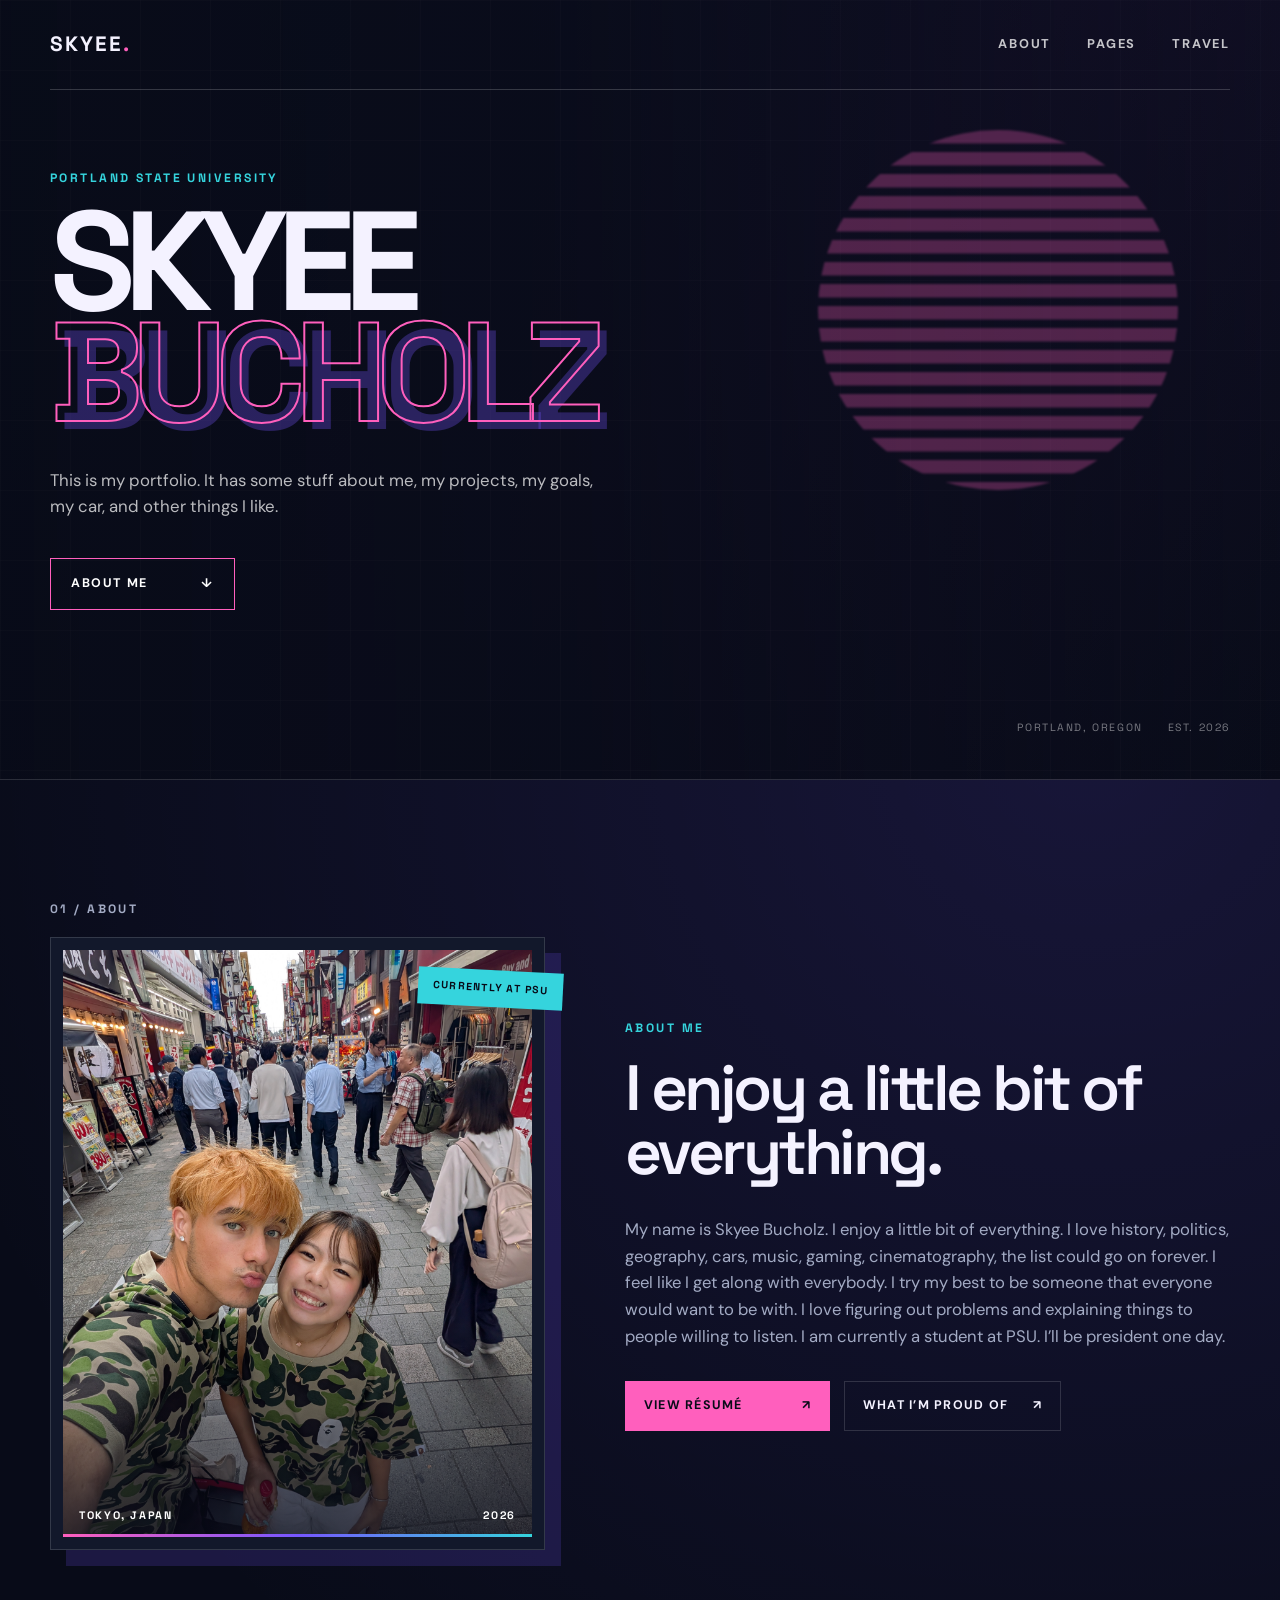
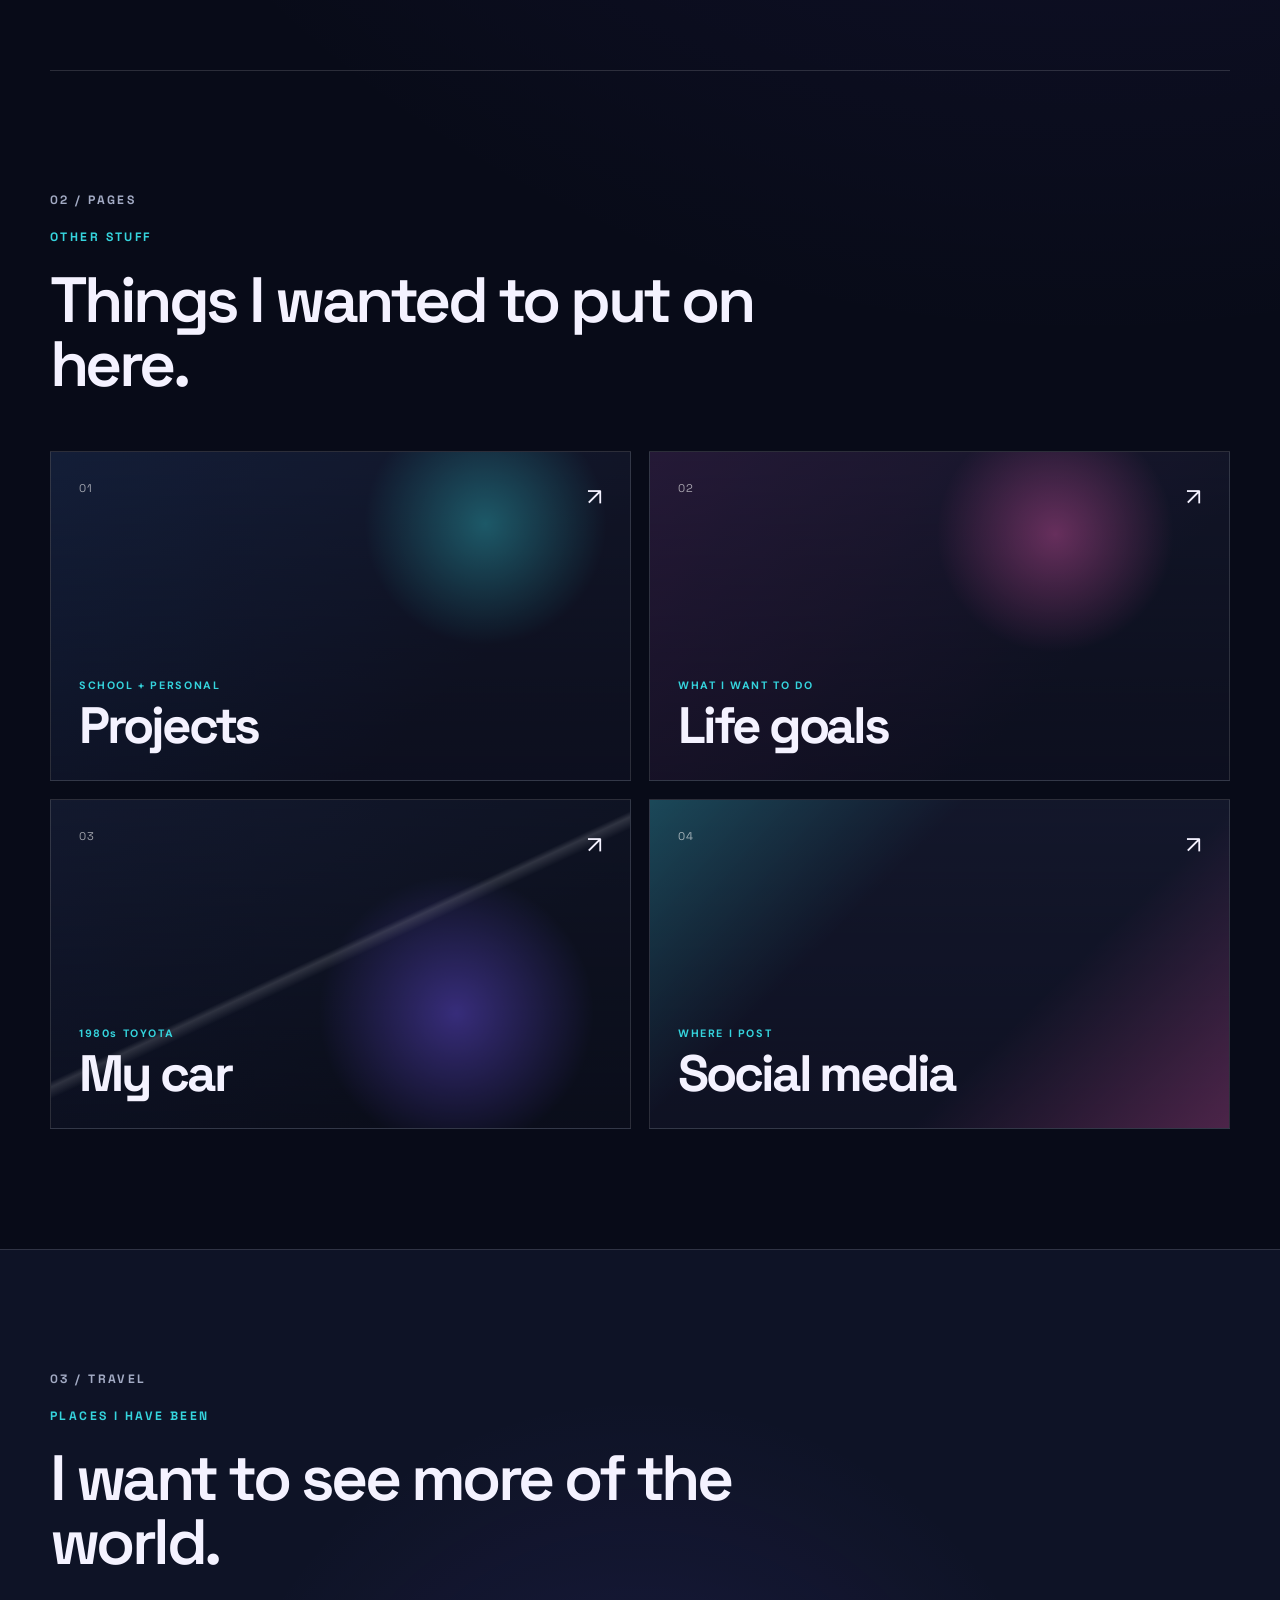
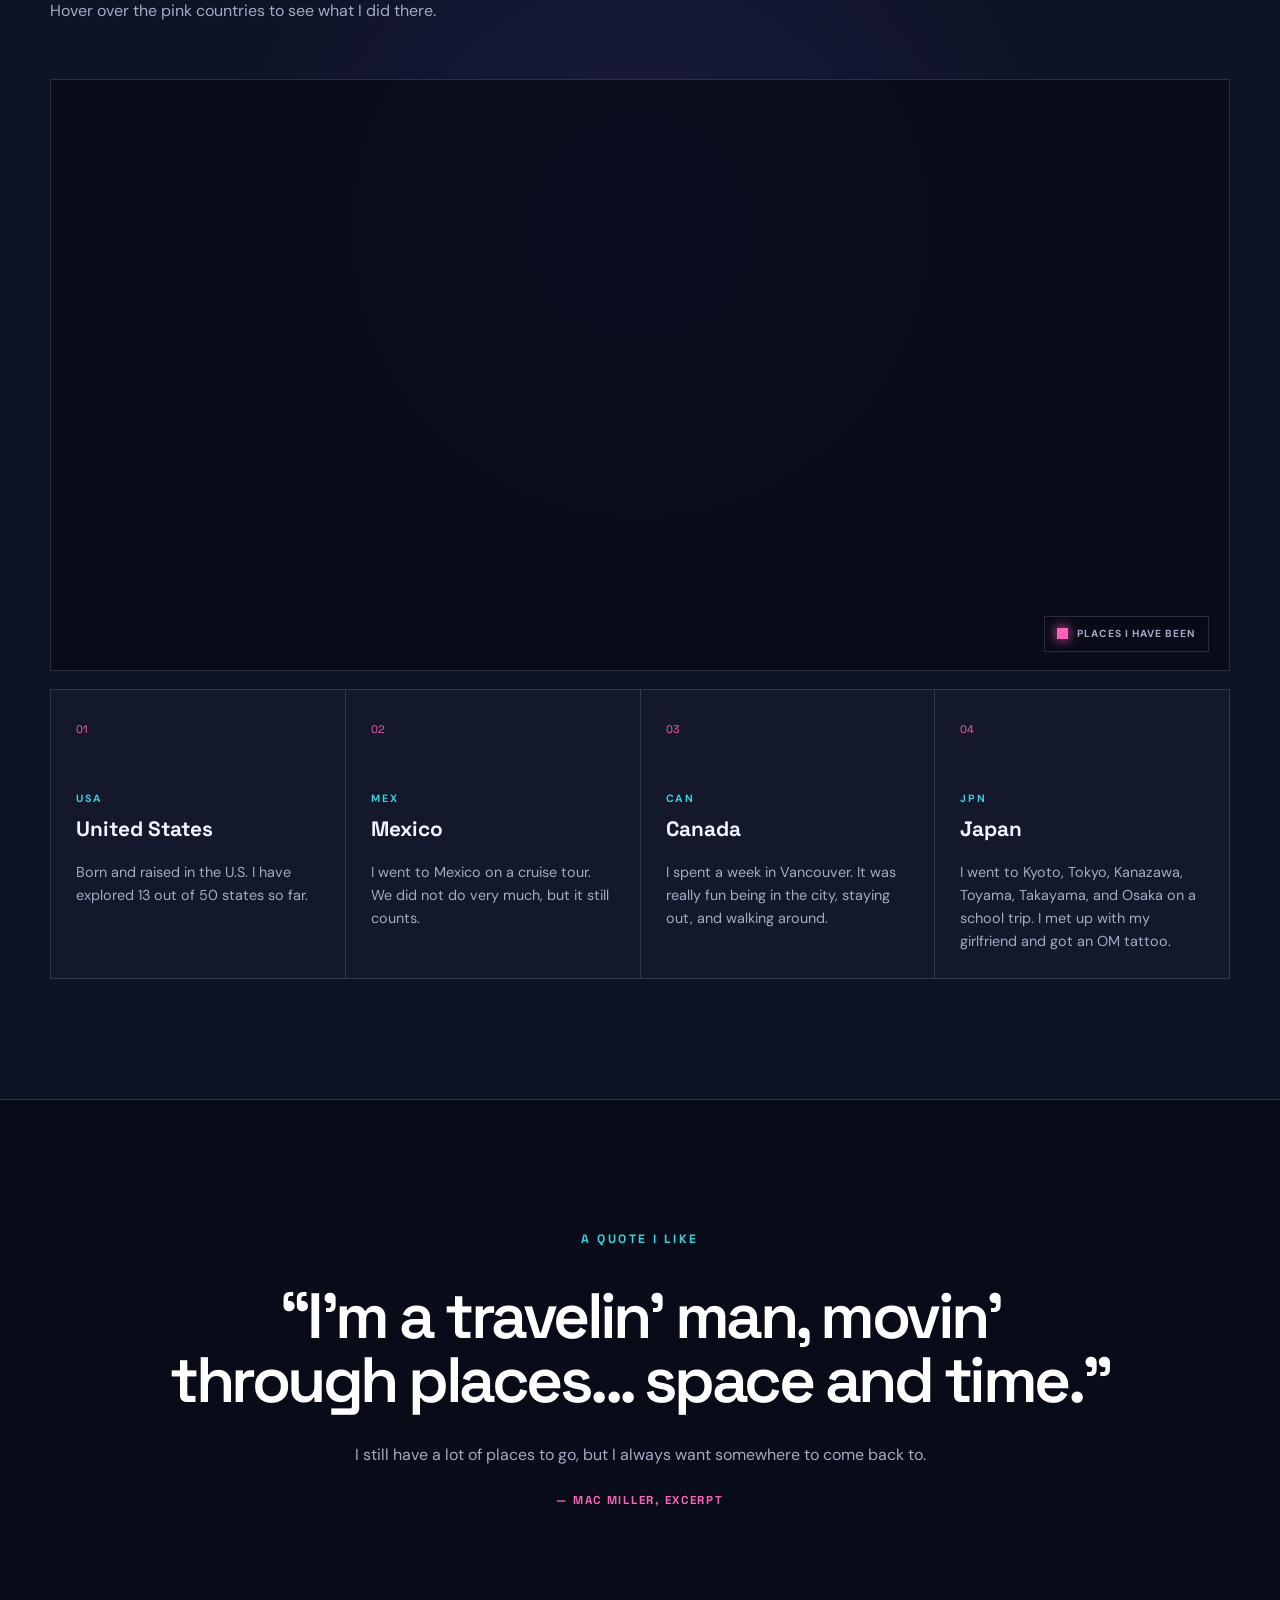
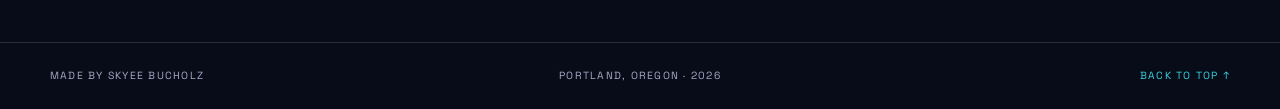
<file: index.html>
<!DOCTYPE html>
<html lang="en">
<head>
    <meta charset="UTF-8">
    <meta name="viewport" content="width=device-width, initial-scale=1.0">

    <meta
        name="description"
        content="The personal portfolio of Skyee Bucholz, a student at Portland State University."
    >

    <meta name="theme-color" content="#080b18">

    <title>Skyee Bucholz | Portfolio</title>

    <link rel="stylesheet" href="style.css">

    <!-- Interactive map files -->
    <script src="https://cdn.amcharts.com/lib/5/index.js"></script>
    <script src="https://cdn.amcharts.com/lib/5/map.js"></script>
    <script src="https://cdn.amcharts.com/lib/5/geodata/worldLow.js"></script>
    <script src="https://cdn.amcharts.com/lib/5/themes/Animated.js"></script>
</head>

<body>

    <header class="site-header">
        <a class="logo" href="#top">
            SKYEE<span>.</span>
        </a>

        <nav class="navigation" aria-label="Main navigation">
            <a href="#about">About</a>
            <a href="#pages">Pages</a>
            <a href="#travel">Travel</a>
        </nav>
    </header>

    <main id="top">

        <!-- HERO -->
        <section class="hero">
            <div class="hero-grid"></div>

            <div class="hero-content">
                <p class="hero-small">PORTLAND STATE UNIVERSITY</p>

                <h1>
                    SKYEE<br>
                    <span>BUCHOLZ</span>
                </h1>

                <p class="hero-description">
                    This is my portfolio. It has some stuff about me,
                    my projects, my goals, my car, and other things I like.
                </p>

                <a class="hero-button" href="#about">
                    About me
                    <span>↓</span>
                </a>
            </div>

            <div class="hero-side-text">
                <span>PORTLAND, OREGON</span>
                <span>EST. 2026</span>
            </div>

            <div class="hero-sun" aria-hidden="true"></div>
        </section>

        <!-- ABOUT -->
        <section id="about" class="about section-shell">

            <div class="about-photo-wrap">
                <p class="section-number">01 / ABOUT</p>

                <figure class="about-image-card">
                    <img
                        src="./about-me.jpg?v=3"
                    >

                    <figcaption>
                        <span>TOKYO, JAPAN</span>
                        <span>2026</span>
                    </figcaption>
                </figure>

                <div class="photo-note">
                    CURRENTLY AT PSU
                </div>
            </div>

            <div class="about-copy">
                <p class="kicker">ABOUT ME</p>

                <h2>I enjoy a little bit of everything.</h2>

                <p>
                    My name is Skyee Bucholz. I enjoy a little bit of
                    everything. I love history, politics, geography, cars,
                    music, gaming, cinematography, the list could go on
                    forever. I feel like I get along with everybody. I try
                    my best to be someone that everyone would want to be
                    with. I love figuring out problems and explaining things
                    to people willing to listen. I am currently a student at
                    PSU. I’ll be president one day.
                </p>

                <div class="button-row">
                    <a class="button primary" href="resume.html">
                        View résumé
                        <span>↗</span>
                    </a>

                    <a class="button secondary" href="proud.html">
                        What I’m proud of
                        <span>↗</span>
                    </a>
                </div>
            </div>

        </section>

        <!-- PAGE BUTTONS -->
        <section id="pages" class="pages-section section-shell">

            <div class="section-heading">
                <p class="section-number">02 / PAGES</p>
                <p class="kicker">OTHER STUFF</p>

                <h2>Things I wanted to put on here.</h2>
            </div>

            <div class="page-grid">

                <a class="page-card projects-card" href="projects.html">
                    <span class="page-card-number">01</span>

                    <div>
                        <p>SCHOOL + PERSONAL</p>
                        <h3>Projects</h3>
                    </div>

                    <span class="page-arrow">↗</span>
                </a>

                <a class="page-card goals-card" href="goals.html">
                    <span class="page-card-number">02</span>

                    <div>
                        <p>WHAT I WANT TO DO</p>
                        <h3>Life goals</h3>
                    </div>

                    <span class="page-arrow">↗</span>
                </a>

                <a class="page-card car-card" href="car.html">
                    <span class="page-card-number">03</span>

                    <div>
                        <p>1980s TOYOTA</p>
                        <h3>My car</h3>
                    </div>

                    <span class="page-arrow">↗</span>
                </a>

                <a class="page-card social-card" href="social.html">
                    <span class="page-card-number">04</span>

                    <div>
                        <p>WHERE I POST</p>
                        <h3>Social media</h3>
                    </div>

                    <span class="page-arrow">↗</span>
                </a>

            </div>
        </section>

        <!-- TRAVEL MAP -->
        <section id="travel" class="travel-section">

            <div class="section-shell">
                <div class="section-heading travel-heading">
                    <p class="section-number">03 / TRAVEL</p>
                    <p class="kicker">PLACES I HAVE BEEN</p>

                    <h2>I want to see more of the world.</h2>

                    <p class="map-instructions">
                        Hover over the pink countries to see what I did there.
                    </p>
                </div>

                <div class="map-frame">
                    <div id="chartdiv" aria-label="Interactive travel map"></div>

                    <div class="map-key">
                        <span class="map-key-color"></span>
                        PLACES I HAVE BEEN
                    </div>
                </div>

                <div class="travel-cards">

                    <article class="travel-card">
                        <span>01</span>
                        <p class="country-code">USA</p>
                        <h3>United States</h3>
                        <p>
                            Born and raised in the U.S. I have explored
                            13 out of 50 states so far.
                        </p>
                    </article>

                    <article class="travel-card">
                        <span>02</span>
                        <p class="country-code">MEX</p>
                        <h3>Mexico</h3>
                        <p>
                            I went to Mexico on a cruise tour. We did not
                            do very much, but it still counts.
                        </p>
                    </article>

                    <article class="travel-card">
                        <span>03</span>
                        <p class="country-code">CAN</p>
                        <h3>Canada</h3>
                        <p>
                            I spent a week in Vancouver. It was really fun
                            being in the city, staying out, and walking around.
                        </p>
                    </article>

                    <article class="travel-card">
                        <span>04</span>
                        <p class="country-code">JPN</p>
                        <h3>Japan</h3>
                        <p>
                            I went to Kyoto, Tokyo, Kanazawa, Toyama,
                            Takayama, and Osaka on a school trip. I met up
                            with my girlfriend and got an OM tattoo.
                        </p>
                    </article>

                </div>
            </div>
        </section>

        <!-- QUOTE -->
        <section class="quote-section section-shell">
            <p class="kicker">A QUOTE I LIKE</p>

            <blockquote>
                “I’m a travelin’ man, movin’ through places... space and time.”
            </blockquote>

            <p class="quote-followup">
                I still have a lot of places to go, but I always want
                somewhere to come back to.
            </p>

            <cite>— Mac Miller, excerpt</cite>
        </section>

    </main>

    <footer class="site-footer">
        <p>MADE BY SKYEE BUCHOLZ</p>
        <p>PORTLAND, OREGON · 2026</p>

        <a href="#top">
            BACK TO TOP ↑
        </a>
    </footer>

    <script>
        am5.ready(function () {
            const root = am5.Root.new("chartdiv");

            root.setThemes([
                am5themes_Animated.new(root)
            ]);

            const chart = root.container.children.push(
                am5map.MapChart.new(root, {
                    panX: "rotateX",
                    panY: "translateY",
                    projection: am5map.geoMercator(),
                    homeGeoPoint: {
                        longitude: -20,
                        latitude: 25
                    }
                })
            );

            chart.set("zoomControl", am5map.ZoomControl.new(root, {}));

            const countries = chart.series.push(
                am5map.MapPolygonSeries.new(root, {
                    geoJSON: am5geodata_worldLow,
                    exclude: ["AQ"]
                })
            );

            countries.mapPolygons.template.setAll({
                fill: am5.color(0x20263d),
                stroke: am5.color(0x59627c),
                strokeWidth: 0.7,
                interactive: true,
                tooltipText: "{name}"
            });

            countries.mapPolygons.template.states.create("hover", {
                fill: am5.color(0x35d4dd)
            });

            const visitedCountries = chart.series.push(
                am5map.MapPolygonSeries.new(root, {
                    geoJSON: am5geodata_worldLow,
                    include: ["US", "MX", "CA", "JP"]
                })
            );

            visitedCountries.mapPolygons.template.setAll({
                fill: am5.color(0xff5fbd),
                stroke: am5.color(0xffffff),
                strokeWidth: 1,
                interactive: true,
                tooltipText: "[bold]{name}[/]\n{story}"
            });

            visitedCountries.mapPolygons.template.states.create("hover", {
                fill: am5.color(0x35d4dd)
            });

            visitedCountries.data.setAll([
                {
                    id: "US",
                    story: "Born and raised here. I have explored 13 out of 50 states."
                },
                {
                    id: "MX",
                    story: "I went on a cruise tour. We did not do very much."
                },
                {
                    id: "CA",
                    story: "I spent a week in Vancouver and had a lot of fun walking around the city."
                },
                {
                    id: "JP",
                    story: "I visited Kyoto, Tokyo, Kanazawa, Toyama, Takayama, and Osaka."
                }
            ]);

            chart.appear(1000, 100);
        });
    </script>

</body>
</html>
</file>
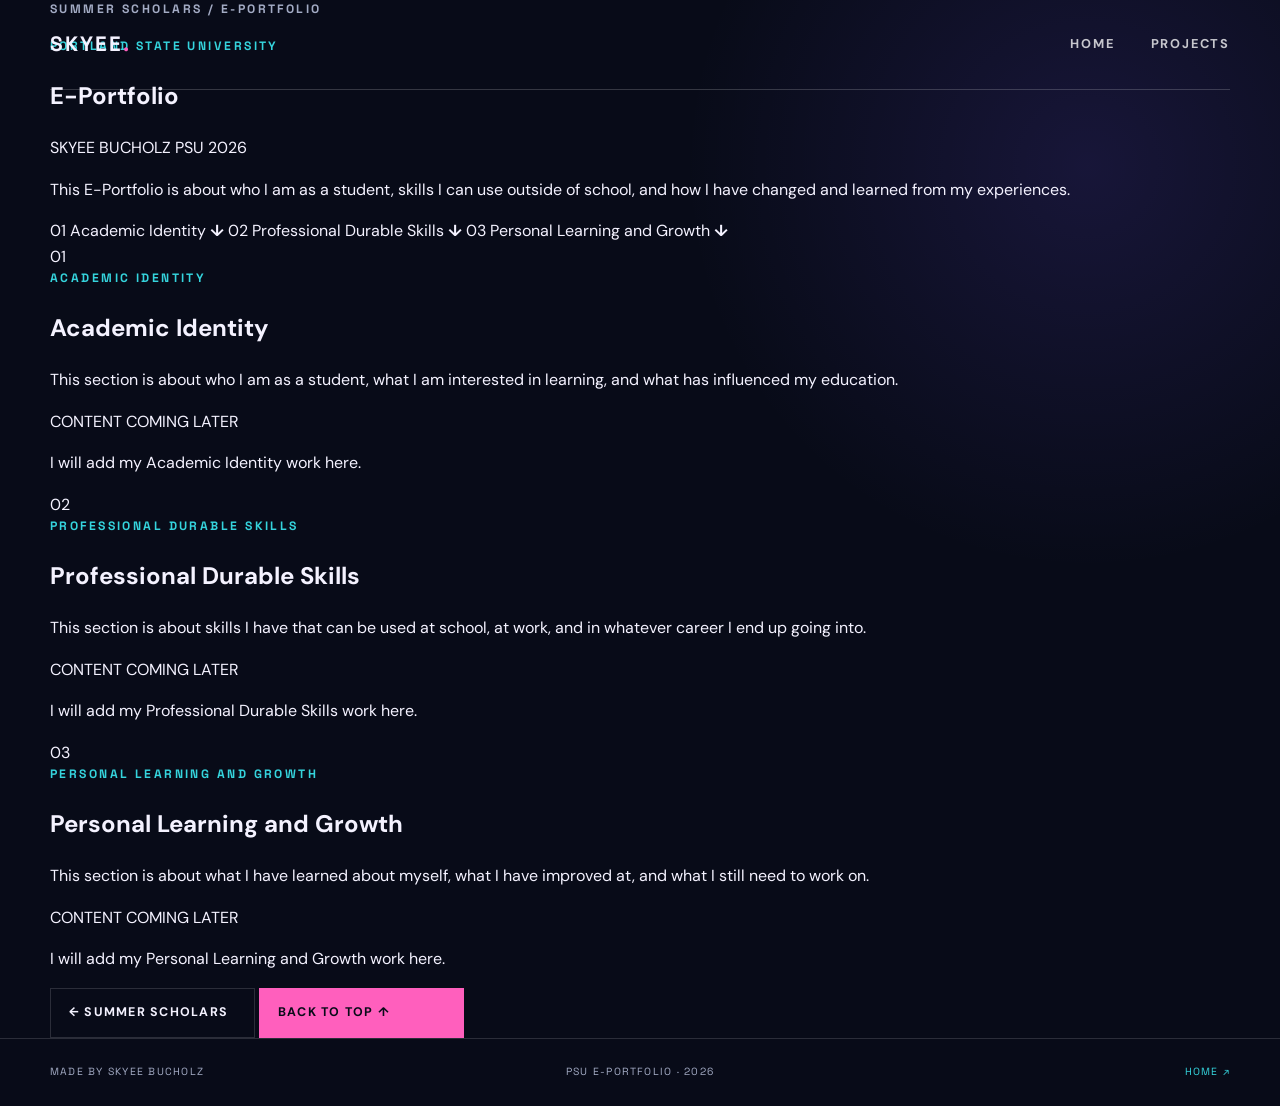
<file: e-portfolio.html>
<!DOCTYPE html>
<html lang="en">
<head>
    <meta charset="UTF-8">
    <meta name="viewport" content="width=device-width, initial-scale=1.0">

    <title>E-Portfolio | Skyee Bucholz</title>

    <link rel="stylesheet" href="style.css">
</head>

<body class="subpage-body" id="top">

    <header class="site-header subpage-header">
        <a class="logo" href="index.html">
            SKYEE<span>.</span>
        </a>

        <nav class="navigation">
            <a href="index.html">Home</a>
            <a href="projects.html">Projects</a>
        </nav>
    </header>

    <main class="eportfolio-page">

        <section class="eportfolio-intro section-shell">
            <p class="section-number">SUMMER SCHOLARS / E-PORTFOLIO</p>
            <p class="kicker">PORTLAND STATE UNIVERSITY</p>

            <h1>E-Portfolio</h1>

            <div class="student-info">
                <span>SKYEE BUCHOLZ</span>
                <span>PSU</span>
                <span>2026</span>
            </div>

            <p class="intro-text">
                This E-Portfolio is about who I am as a student,
                skills I can use outside of school, and how I have
                changed and learned from my experiences.
            </p>

            <div class="eportfolio-navigation">

                <a href="#academic">
                    <span>01</span>
                    Academic Identity
                    <strong>↓</strong>
                </a>

                <a href="#skills">
                    <span>02</span>
                    Professional Durable Skills
                    <strong>↓</strong>
                </a>

                <a href="#growth">
                    <span>03</span>
                    Personal Learning and Growth
                    <strong>↓</strong>
                </a>

            </div>
        </section>

        <section id="academic" class="portfolio-section">
            <div class="portfolio-section-inner section-shell">

                <div class="portfolio-section-number">
                    01
                </div>

                <div class="portfolio-section-copy">
                    <p class="kicker">ACADEMIC IDENTITY</p>
                    <h2>Academic Identity</h2>

                    <p>
                        This section is about who I am as a student,
                        what I am interested in learning, and what has
                        influenced my education.
                    </p>

                    <div class="placeholder-box">
                        <span>CONTENT COMING LATER</span>

                        <p>
                            I will add my Academic Identity work here.
                        </p>
                    </div>
                </div>

            </div>
        </section>

        <section id="skills" class="portfolio-section alternate-section">
            <div class="portfolio-section-inner section-shell">

                <div class="portfolio-section-number">
                    02
                </div>

                <div class="portfolio-section-copy">
                    <p class="kicker">PROFESSIONAL DURABLE SKILLS</p>
                    <h2>Professional Durable Skills</h2>

                    <p>
                        This section is about skills I have that can be
                        used at school, at work, and in whatever career
                        I end up going into.
                    </p>

                    <div class="placeholder-box">
                        <span>CONTENT COMING LATER</span>

                        <p>
                            I will add my Professional Durable Skills
                            work here.
                        </p>
                    </div>
                </div>

            </div>
        </section>

        <section id="growth" class="portfolio-section">
            <div class="portfolio-section-inner section-shell">

                <div class="portfolio-section-number">
                    03
                </div>

                <div class="portfolio-section-copy">
                    <p class="kicker">PERSONAL LEARNING AND GROWTH</p>
                    <h2>Personal Learning and Growth</h2>

                    <p>
                        This section is about what I have learned about
                        myself, what I have improved at, and what I still
                        need to work on.
                    </p>

                    <div class="placeholder-box">
                        <span>CONTENT COMING LATER</span>

                        <p>
                            I will add my Personal Learning and Growth
                            work here.
                        </p>
                    </div>
                </div>

            </div>
        </section>

        <div class="eportfolio-back section-shell">
            <a class="button secondary" href="summer-scholars.html">
                ← Summer Scholars
            </a>

            <a class="button primary" href="#top">
                Back to top ↑
            </a>
        </div>

    </main>

    <footer class="site-footer">
        <p>MADE BY SKYEE BUCHOLZ</p>
        <p>PSU E-PORTFOLIO · 2026</p>
        <a href="index.html">HOME ↗</a>
    </footer>

</body>
</html>
</file>
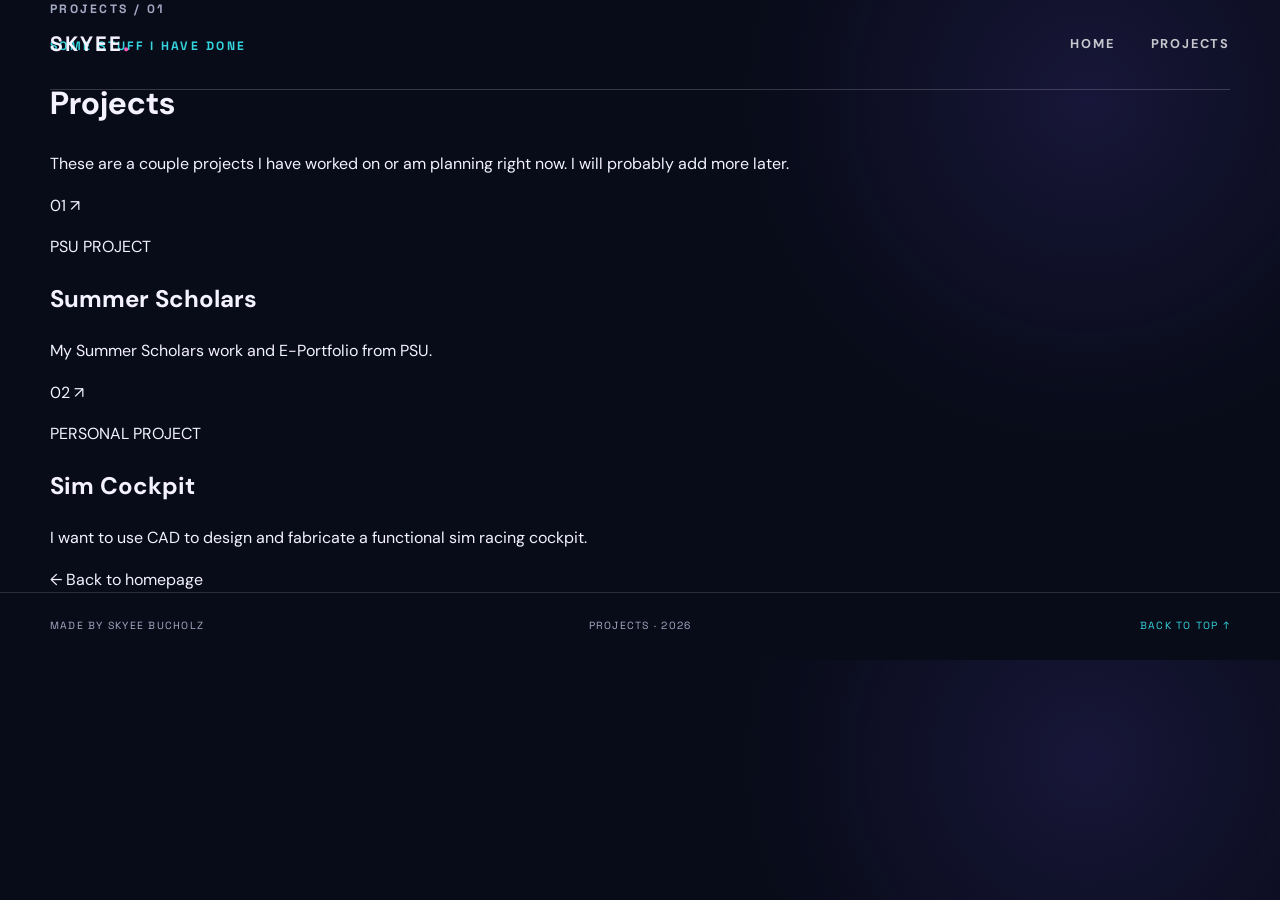
<file: projects.html>
<!DOCTYPE html>
<html lang="en">
<head>
    <meta charset="UTF-8">
    <meta name="viewport" content="width=device-width, initial-scale=1.0">

    <title>Projects | Skyee Bucholz</title>

    <link rel="stylesheet" href="style.css">
</head>

<body class="subpage-body">

    <header class="site-header subpage-header">
        <a class="logo" href="index.html">
            SKYEE<span>.</span>
        </a>

        <nav class="navigation">
            <a href="index.html">Home</a>
            <a href="projects.html">Projects</a>
        </nav>
    </header>

    <main class="project-page section-shell">

        <div class="subpage-heading">
            <p class="section-number">PROJECTS / 01</p>
            <p class="kicker">SOME STUFF I HAVE DONE</p>

            <h1>Projects</h1>

            <p>
                These are a couple projects I have worked on or am planning
                right now. I will probably add more later.
            </p>
        </div>

        <div class="project-options">

            <a class="project-option summer-option"
               href="summer-scholars.html">

                <div class="option-top">
                    <span>01</span>
                    <span>↗</span>
                </div>

                <div class="option-content">
                    <p class="option-label">PSU PROJECT</p>
                    <h2>Summer Scholars</h2>

                    <p>
                        My Summer Scholars work and E-Portfolio from PSU.
                    </p>
                </div>
            </a>

            <a class="project-option cockpit-option"
               href="sim-cockpit.html">

                <div class="option-top">
                    <span>02</span>
                    <span>↗</span>
                </div>

                <div class="option-content">
                    <p class="option-label">PERSONAL PROJECT</p>
                    <h2>Sim Cockpit</h2>

                    <p>
                        I want to use CAD to design and fabricate a
                        functional sim racing cockpit.
                    </p>
                </div>
            </a>

        </div>

        <a class="back-link" href="index.html">
            ← Back to homepage
        </a>

    </main>

    <footer class="site-footer">
        <p>MADE BY SKYEE BUCHOLZ</p>
        <p>PROJECTS · 2026</p>
        <a href="#top">BACK TO TOP ↑</a>
    </footer>

</body>
</html>
</file>
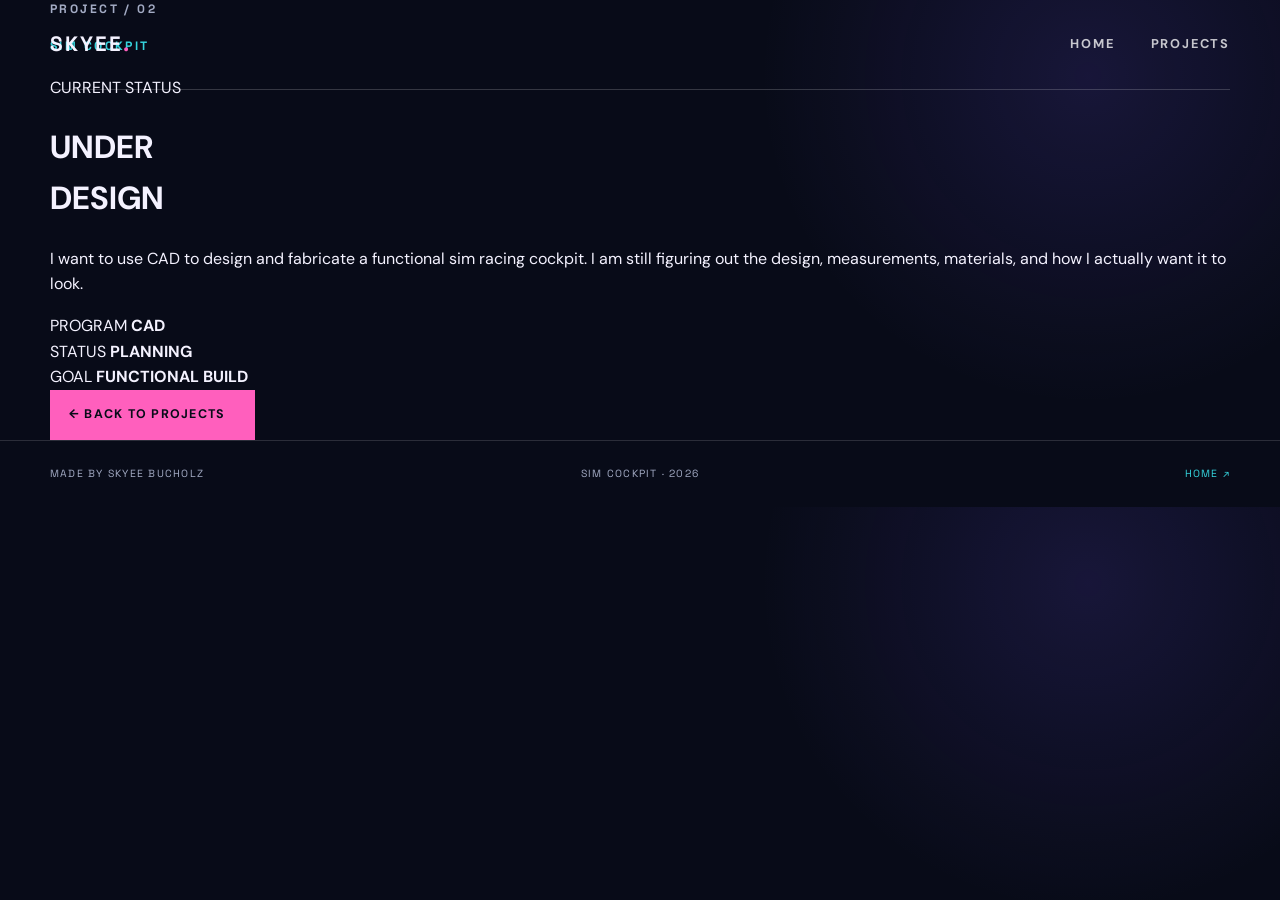
<file: sim-cockpit.html>
<!DOCTYPE html>
<html lang="en">
<head>
    <meta charset="UTF-8">
    <meta name="viewport" content="width=device-width, initial-scale=1.0">

    <title>Sim Cockpit | Skyee Bucholz</title>

    <link rel="stylesheet" href="style.css">
</head>

<body class="subpage-body">

    <header class="site-header subpage-header">
        <a class="logo" href="index.html">
            SKYEE<span>.</span>
        </a>

        <nav class="navigation">
            <a href="index.html">Home</a>
            <a href="projects.html">Projects</a>
        </nav>
    </header>

    <main class="design-page section-shell">

        <div class="design-grid" aria-hidden="true"></div>
        <div class="design-sun" aria-hidden="true"></div>

        <div class="design-content">
            <p class="section-number">PROJECT / 02</p>
            <p class="kicker">SIM COCKPIT</p>

            <div class="status-label">
                CURRENT STATUS
            </div>

            <h1>UNDER<br><span>DESIGN</span></h1>

            <p>
                I want to use CAD to design and fabricate a functional
                sim racing cockpit. I am still figuring out the design,
                measurements, materials, and how I actually want it to look.
            </p>

            <div class="design-details">
                <div>
                    <span>PROGRAM</span>
                    <strong>CAD</strong>
                </div>

                <div>
                    <span>STATUS</span>
                    <strong>PLANNING</strong>
                </div>

                <div>
                    <span>GOAL</span>
                    <strong>FUNCTIONAL BUILD</strong>
                </div>
            </div>

            <a class="button primary" href="projects.html">
                ← Back to projects
            </a>
        </div>

    </main>

    <footer class="site-footer">
        <p>MADE BY SKYEE BUCHOLZ</p>
        <p>SIM COCKPIT · 2026</p>
        <a href="index.html">HOME ↗</a>
    </footer>

</body>
</html>
</file>
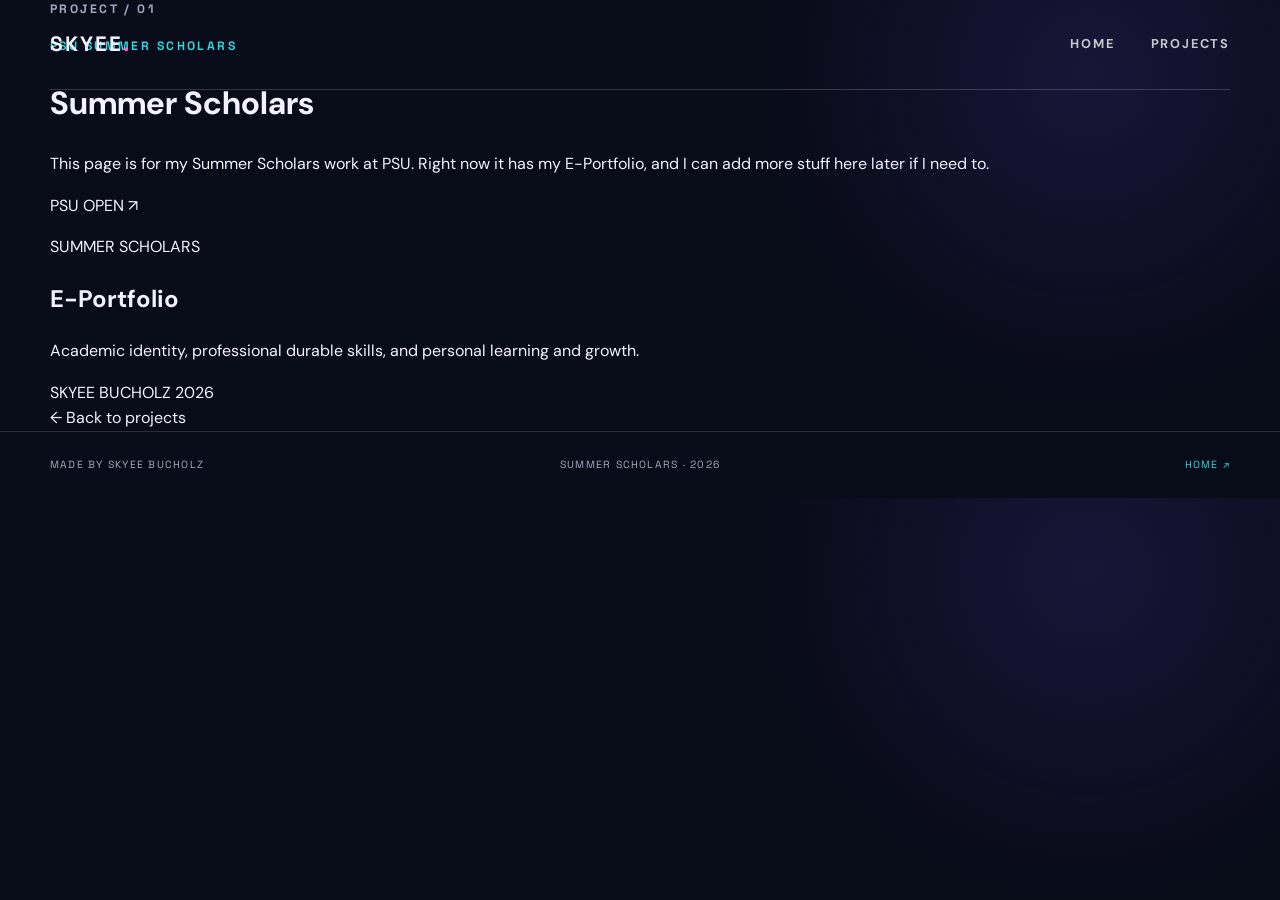
<file: summer-scholars.html>
<!DOCTYPE html>
<html lang="en">
<head>
    <meta charset="UTF-8">
    <meta name="viewport" content="width=device-width, initial-scale=1.0">

    <title>Summer Scholars | Skyee Bucholz</title>

    <link rel="stylesheet" href="style.css">
</head>

<body class="subpage-body">

    <header class="site-header subpage-header">
        <a class="logo" href="index.html">
            SKYEE<span>.</span>
        </a>

        <nav class="navigation">
            <a href="index.html">Home</a>
            <a href="projects.html">Projects</a>
        </nav>
    </header>

    <main class="project-page section-shell">

        <div class="subpage-heading">
            <p class="section-number">PROJECT / 01</p>
            <p class="kicker">PSU SUMMER SCHOLARS</p>

            <h1>Summer Scholars</h1>

            <p>
                This page is for my Summer Scholars work at PSU.
                Right now it has my E-Portfolio, and I can add more
                stuff here later if I need to.
            </p>
        </div>

        <div class="portfolio-link-wrap">

            <a class="portfolio-main-card" href="e-portfolio.html">

                <div class="portfolio-card-top">
                    <span>PSU</span>
                    <span>OPEN ↗</span>
                </div>

                <div class="portfolio-card-content">
                    <p class="option-label">SUMMER SCHOLARS</p>

                    <h2>E-Portfolio</h2>

                    <p>
                        Academic identity, professional durable skills,
                        and personal learning and growth.
                    </p>
                </div>

                <div class="portfolio-card-bottom">
                    <span>SKYEE BUCHOLZ</span>
                    <span>2026</span>
                </div>

            </a>

        </div>

        <a class="back-link" href="projects.html">
            ← Back to projects
        </a>

    </main>

    <footer class="site-footer">
        <p>MADE BY SKYEE BUCHOLZ</p>
        <p>SUMMER SCHOLARS · 2026</p>
        <a href="index.html">HOME ↗</a>
    </footer>

</body>
</html>
</file>
<file: style.css>
@import url("https://fonts.googleapis.com/css2?family=DM+Sans:wght@400;500;600;700&family=Space+Grotesk:wght@400;500;600;700&display=swap");

:root {
    --background: #080b18;
    --background-light: #0e1326;
    --panel: #12182b;
    --panel-light: #1a2138;
    --text: #f4f2ff;
    --muted: #a3abc4;
    --pink: #ff5fbd;
    --cyan: #35d4dd;
    --purple: #7657ff;
    --line: rgba(255, 255, 255, 0.14);
    --dark-line: rgba(255, 255, 255, 0.08);
    --page-width: 1180px;
}

* {
    box-sizing: border-box;
}

html {
    scroll-behavior: smooth;
}

body {
    margin: 0;
    min-width: 320px;
    overflow-x: hidden;
    color: var(--text);
    background:
        radial-gradient(
            circle at 85% 15%,
            rgba(118, 87, 255, 0.14),
            transparent 28%
        ),
        var(--background);
    font-family: "DM Sans", sans-serif;
    line-height: 1.6;
}

body::before {
    content: "";
    position: fixed;
    inset: 0;
    z-index: 100;
    pointer-events: none;
    opacity: 0.16;
    background: repeating-linear-gradient(
        to bottom,
        transparent 0,
        transparent 3px,
        rgba(255, 255, 255, 0.025) 4px
    );
}

a {
    color: inherit;
    text-decoration: none;
}

img {
    max-width: 100%;
}

.section-shell {
    width: min(var(--page-width), calc(100% - 48px));
    margin-inline: auto;
}

/* HEADER */

.site-header {
    position: absolute;
    top: 0;
    left: 50%;
    z-index: 20;
    display: flex;
    width: min(var(--page-width), calc(100% - 48px));
    min-height: 90px;
    align-items: center;
    justify-content: space-between;
    transform: translateX(-50%);
    border-bottom: 1px solid rgba(255, 255, 255, 0.18);
}

.logo {
    font-family: "Space Grotesk", sans-serif;
    font-size: 1.3rem;
    font-weight: 700;
    letter-spacing: 0.1em;
}

.logo span {
    color: var(--pink);
}

.navigation {
    display: flex;
    gap: 36px;
}

.navigation a {
    position: relative;
    color: rgba(255, 255, 255, 0.76);
    font-size: 0.8rem;
    font-weight: 700;
    letter-spacing: 0.14em;
    text-transform: uppercase;
}

.navigation a::after {
    content: "";
    position: absolute;
    right: 0;
    bottom: -8px;
    left: 0;
    height: 2px;
    transform: scaleX(0);
    background: var(--pink);
    transition: transform 180ms ease;
}

.navigation a:hover::after,
.navigation a:focus-visible::after {
    transform: scaleX(1);
}

/* HERO */

.hero {
    position: relative;
    display: flex;
    min-height: 780px;
    overflow: hidden;
    align-items: center;
    padding: 150px max(24px, calc((100vw - var(--page-width)) / 2));
    border-bottom: 1px solid var(--line);
    background:
        linear-gradient(
            90deg,
            rgba(8, 11, 24, 0.98) 0%,
            rgba(8, 11, 24, 0.88) 46%,
            rgba(8, 11, 24, 0.38) 100%
        ),
        linear-gradient(
            135deg,
            #111934 0%,
            #17112d 52%,
            #090c19 100%
        );
}

.hero::after {
    content: "";
    position: absolute;
    right: -10%;
    bottom: -260px;
    width: 70%;
    height: 520px;
    transform: perspective(400px) rotateX(58deg);
    transform-origin: bottom;
    opacity: 0.4;
    background:
        linear-gradient(rgba(53, 212, 221, 0.35) 1px, transparent 1px),
        linear-gradient(90deg, rgba(53, 212, 221, 0.35) 1px, transparent 1px);
    background-size: 48px 48px;
}

.hero-grid {
    position: absolute;
    inset: 0;
    opacity: 0.08;
    background-image:
        linear-gradient(rgba(255, 255, 255, 0.2) 1px, transparent 1px),
        linear-gradient(90deg, rgba(255, 255, 255, 0.2) 1px, transparent 1px);
    background-size: 70px 70px;
}

.hero-content {
    position: relative;
    z-index: 5;
    width: min(760px, 100%);
}

.hero-small,
.kicker,
.section-number {
    margin: 0 0 18px;
    color: var(--cyan);
    font-family: "Space Grotesk", sans-serif;
    font-size: 0.76rem;
    font-weight: 700;
    letter-spacing: 0.2em;
    text-transform: uppercase;
}

.hero h1 {
    margin: 0;
    font-family: "Space Grotesk", sans-serif;
    font-size: clamp(4.8rem, 11vw, 10rem);
    font-weight: 700;
    letter-spacing: -0.08em;
    line-height: 0.79;
}

.hero h1 span {
    color: transparent;
    -webkit-text-stroke: 2px var(--pink);
    text-shadow: 8px 8px 0 rgba(118, 87, 255, 0.3);
}

.hero-description {
    max-width: 570px;
    margin: 38px 0;
    color: rgba(255, 255, 255, 0.72);
    font-size: 1.05rem;
}

.hero-button {
    display: inline-flex;
    min-width: 185px;
    align-items: center;
    justify-content: space-between;
    gap: 30px;
    padding: 15px 20px;
    border: 1px solid var(--pink);
    color: white;
    font-size: 0.78rem;
    font-weight: 700;
    letter-spacing: 0.13em;
    text-transform: uppercase;
    transition:
        color 180ms ease,
        background 180ms ease,
        transform 180ms ease;
}

.hero-button:hover {
    color: #080b18;
    background: var(--pink);
    transform: translateY(-3px);
}

.hero-side-text {
    position: absolute;
    right: max(24px, calc((100vw - var(--page-width)) / 2));
    bottom: 42px;
    z-index: 4;
    display: flex;
    gap: 25px;
    color: rgba(255, 255, 255, 0.45);
    font-family: "Space Grotesk", sans-serif;
    font-size: 0.66rem;
    letter-spacing: 0.15em;
}

.hero-sun {
    position: absolute;
    top: 130px;
    right: 8%;
    width: 360px;
    height: 360px;
    border-radius: 50%;
    opacity: 0.28;
    filter: blur(1px);
    background:
        repeating-linear-gradient(
            to bottom,
            var(--pink) 0,
            var(--pink) 13px,
            transparent 14px,
            transparent 22px
        );
}

/* ABOUT */

.about {
    display: grid;
    grid-template-columns: 0.9fr 1.1fr;
    gap: 80px;
    align-items: center;
    padding: 120px 0;
    border-bottom: 1px solid var(--line);
}

.about-photo-wrap {
    position: relative;
}

.section-number {
    color: var(--muted);
}

.about-image-card {
    position: relative;
    margin: 0;
    overflow: hidden;
    padding: 12px;
    border: 1px solid var(--line);
    background: var(--panel);
    box-shadow: 16px 16px 0 rgba(118, 87, 255, 0.18);
}

.about-image-card::before {
    content: "";
    position: absolute;
    inset: 12px;
    z-index: 1;
    pointer-events: none;
    background: linear-gradient(
        180deg,
        transparent 55%,
        rgba(8, 11, 24, 0.78) 100%
    );
}

.about-image-card::after {
    content: "";
    position: absolute;
    right: 12px;
    bottom: 12px;
    left: 12px;
    z-index: 2;
    height: 3px;
    background: linear-gradient(
        90deg,
        var(--pink),
        var(--purple),
        var(--cyan)
    );
}

.about-image-card img {
    display: block;
    width: 100%;
    aspect-ratio: 4 / 5;
    object-fit: cover;
    object-position: center 50%;
}

.about-image-card figcaption {
    position: absolute;
    right: 28px;
    bottom: 24px;
    left: 28px;
    z-index: 3;
    display: flex;
    justify-content: space-between;
    gap: 20px;
    color: white;
    font-family: "Space Grotesk", sans-serif;
    font-size: 0.68rem;
    font-weight: 700;
    letter-spacing: 0.15em;
}

.photo-note {
    position: absolute;
    top: 70px;
    right: -18px;
    z-index: 4;
    padding: 10px 15px;
    color: #080b18;
    background: var(--cyan);
    font-family: "Space Grotesk", sans-serif;
    font-size: 0.65rem;
    font-weight: 700;
    letter-spacing: 0.12em;
    transform: rotate(3deg);
}

.about-copy h2,
.section-heading h2,
.quote-section blockquote {
    margin: 0;
    font-family: "Space Grotesk", sans-serif;
    font-size: clamp(2.4rem, 5vw, 4.8rem);
    font-weight: 600;
    letter-spacing: -0.055em;
    line-height: 1;
}

.about-copy > p:last-of-type {
    max-width: 670px;
    margin: 32px 0;
    color: var(--muted);
    font-size: 1.04rem;
}

.button-row {
    display: flex;
    flex-wrap: wrap;
    gap: 14px;
}

.button {
    display: inline-flex;
    min-width: 205px;
    align-items: center;
    justify-content: space-between;
    gap: 25px;
    padding: 14px 18px;
    border: 1px solid var(--line);
    font-size: 0.78rem;
    font-weight: 700;
    letter-spacing: 0.1em;
    text-transform: uppercase;
    transition:
        transform 180ms ease,
        background 180ms ease,
        border-color 180ms ease;
}

.button:hover {
    transform: translateY(-4px);
}

.button.primary {
    color: #080b18;
    border-color: var(--pink);
    background: var(--pink);
}

.button.secondary:hover {
    border-color: var(--cyan);
    background: rgba(53, 212, 221, 0.1);
}

/* PAGE CARDS */

.pages-section {
    padding: 120px 0;
}

.section-heading {
    max-width: 850px;
    margin-bottom: 55px;
}

.section-heading .kicker {
    margin-bottom: 20px;
}

.section-heading h2 {
    max-width: 760px;
}

.page-grid {
    display: grid;
    grid-template-columns: repeat(2, 1fr);
    gap: 18px;
}

.page-card {
    position: relative;
    display: flex;
    min-height: 330px;
    overflow: hidden;
    flex-direction: column;
    justify-content: space-between;
    padding: 28px;
    border: 1px solid var(--line);
    background:
        linear-gradient(
            180deg,
            rgba(8, 11, 24, 0.08),
            rgba(8, 11, 24, 0.96)
        ),
        var(--panel);
    transition:
        transform 200ms ease,
        border-color 200ms ease;
}

.page-card::before {
    content: "";
    position: absolute;
    inset: 0;
    opacity: 0.55;
    transition: opacity 200ms ease;
}

.projects-card::before {
    background:
        radial-gradient(circle at 75% 22%, rgba(53, 212, 221, 0.65), transparent 24%),
        linear-gradient(135deg, #162444, #111324 70%);
}

.goals-card::before {
    background:
        radial-gradient(circle at 70% 25%, rgba(255, 95, 189, 0.65), transparent 25%),
        linear-gradient(135deg, #351c42, #111324 70%);
}

.car-card::before {
    background:
        linear-gradient(155deg, transparent 47%, rgba(255, 255, 255, 0.25) 48%, transparent 50%),
        radial-gradient(circle at 70% 65%, rgba(118, 87, 255, 0.75), transparent 30%),
        linear-gradient(135deg, #141b33, #0d101d 70%);
}

.social-card::before {
    background:
        linear-gradient(135deg, rgba(53, 212, 221, 0.48), transparent 35%),
        linear-gradient(315deg, rgba(255, 95, 189, 0.48), transparent 35%),
        #15172c;
}

.page-card > * {
    position: relative;
    z-index: 2;
}

.page-card:hover {
    z-index: 3;
    border-color: var(--pink);
    transform: translateY(-7px);
}

.page-card:hover::before {
    opacity: 0.8;
}

.page-card-number {
    color: rgba(255, 255, 255, 0.6);
    font-family: "Space Grotesk", sans-serif;
    font-size: 0.7rem;
    letter-spacing: 0.12em;
}

.page-card p {
    margin: 0 0 6px;
    color: var(--cyan);
    font-size: 0.67rem;
    font-weight: 700;
    letter-spacing: 0.15em;
}

.page-card h3 {
    margin: 0;
    font-family: "Space Grotesk", sans-serif;
    font-size: clamp(2.2rem, 4vw, 4rem);
    letter-spacing: -0.06em;
    line-height: 1;
}

.page-arrow {
    position: absolute;
    top: 26px;
    right: 28px;
    font-size: 1.5rem;
}

/* TRAVEL */

.travel-section {
    padding: 120px 0;
    border-top: 1px solid var(--line);
    border-bottom: 1px solid var(--line);
    background:
        radial-gradient(
            circle at 50% 40%,
            rgba(118, 87, 255, 0.12),
            transparent 40%
        ),
        var(--background-light);
}

.travel-heading {
    position: relative;
}

.map-instructions {
    margin: 24px 0 0;
    color: var(--muted);
}

.map-frame {
    position: relative;
    overflow: hidden;
    border: 1px solid var(--line);
    background: rgba(7, 10, 20, 0.75);
}

#chartdiv {
    width: 100%;
    height: 590px;
}

.map-key {
    position: absolute;
    right: 20px;
    bottom: 18px;
    z-index: 5;
    display: flex;
    align-items: center;
    gap: 9px;
    padding: 9px 12px;
    border: 1px solid var(--line);
    color: var(--muted);
    background: rgba(8, 11, 24, 0.82);
    font-size: 0.64rem;
    font-weight: 700;
    letter-spacing: 0.1em;
}

.map-key-color {
    width: 11px;
    height: 11px;
    background: var(--pink);
    box-shadow: 0 0 12px var(--pink);
}

.travel-cards {
    display: grid;
    grid-template-columns: repeat(4, 1fr);
    margin-top: 18px;
    border-top: 1px solid var(--line);
    border-left: 1px solid var(--line);
}

.travel-card {
    min-height: 275px;
    padding: 25px;
    border-right: 1px solid var(--line);
    border-bottom: 1px solid var(--line);
    background: rgba(255, 255, 255, 0.018);
}

.travel-card > span {
    color: var(--pink);
    font-family: "Space Grotesk", sans-serif;
    font-size: 0.68rem;
}

.travel-card .country-code {
    margin: 50px 0 5px;
    color: var(--cyan);
    font-size: 0.66rem;
    font-weight: 700;
    letter-spacing: 0.18em;
}

.travel-card h3 {
    margin: 0 0 15px;
    font-family: "Space Grotesk", sans-serif;
    font-size: 1.3rem;
}

.travel-card p:last-child {
    margin: 0;
    color: var(--muted);
    font-size: 0.9rem;
}

/* QUOTE */

.quote-section {
    padding: 130px 0;
    text-align: center;
}

.quote-section .kicker {
    margin-bottom: 35px;
}

.quote-section blockquote {
    max-width: 950px;
    margin: 0 auto;
    color: white;
}

.quote-followup {
    max-width: 600px;
    margin: 30px auto 18px;
    color: var(--muted);
}

.quote-section cite {
    color: var(--pink);
    font-family: "Space Grotesk", sans-serif;
    font-size: 0.72rem;
    font-style: normal;
    font-weight: 700;
    letter-spacing: 0.15em;
    text-transform: uppercase;
}

/* FOOTER */

.site-footer {
    display: grid;
    grid-template-columns: 1fr auto 1fr;
    gap: 25px;
    align-items: center;
    padding: 25px max(24px, calc((100vw - var(--page-width)) / 2));
    border-top: 1px solid var(--line);
    color: var(--muted);
    font-family: "Space Grotesk", sans-serif;
    font-size: 0.65rem;
    letter-spacing: 0.12em;
}

.site-footer p {
    margin: 0;
}

.site-footer a {
    justify-self: end;
    color: var(--cyan);
}

/* KEYBOARD FOCUS */

a:focus-visible {
    outline: 2px solid var(--cyan);
    outline-offset: 4px;
}

/* TABLET */

@media (max-width: 900px) {
    .about {
        grid-template-columns: 1fr;
        gap: 50px;
    }

    .about-image-card {
        max-width: 650px;
    }

    .travel-cards {
        grid-template-columns: repeat(2, 1fr);
    }

    .hero-sun {
        top: 160px;
        right: -80px;
        width: 300px;
        height: 300px;
    }

    .site-footer {
        grid-template-columns: 1fr 1fr;
    }

    .site-footer p:nth-child(2) {
        display: none;
    }
}

/* PHONE */

@media (max-width: 680px) {
    .section-shell {
        width: min(100% - 28px, var(--page-width));
    }

    .site-header {
        width: calc(100% - 28px);
        min-height: 72px;
    }

    .navigation {
        gap: 14px;
    }

    .navigation a {
        font-size: 0.62rem;
        letter-spacing: 0.08em;
    }

    .hero {
        min-height: 720px;
        padding-right: 14px;
        padding-left: 14px;
    }

    .hero h1 {
        font-size: clamp(4.1rem, 22vw, 6.4rem);
    }

    .hero-description {
        max-width: 90%;
        font-size: 0.96rem;
    }

    .hero-side-text {
        right: 14px;
        bottom: 24px;
        left: 14px;
        justify-content: space-between;
        font-size: 0.55rem;
    }

    .hero-sun {
        top: 170px;
        right: -130px;
    }

    .about,
    .pages-section,
    .travel-section {
        padding-top: 80px;
        padding-bottom: 80px;
    }

    .about-image-card {
        padding: 8px;
    }

    .about-image-card::before {
        inset: 8px;
    }

    .about-image-card::after {
        right: 8px;
        bottom: 8px;
        left: 8px;
    }

    .about-image-card img {
        aspect-ratio: 4 / 5;
        object-position: center 70%;
    }

    .about-image-card figcaption {
        right: 20px;
        bottom: 19px;
        left: 20px;
        font-size: 0.57rem;
    }

    .photo-note {
        top: 60px;
        right: -6px;
    }

    .button {
        width: 100%;
    }

    .page-grid {
        grid-template-columns: 1fr;
    }

    .page-card {
        min-height: 260px;
    }

    #chartdiv {
        height: 430px;
    }

    .map-key {
        right: 10px;
        bottom: 10px;
        max-width: calc(100% - 20px);
        font-size: 0.55rem;
    }

    .travel-cards {
        grid-template-columns: 1fr;
    }

    .travel-card {
        min-height: auto;
    }

    .travel-card .country-code {
        margin-top: 30px;
    }

    .quote-section {
        padding-top: 90px;
        padding-bottom: 90px;
    }

    .site-footer {
        grid-template-columns: 1fr;
        text-align: center;
    }

    .site-footer a {
        justify-self: center;
    }
}
</file>
